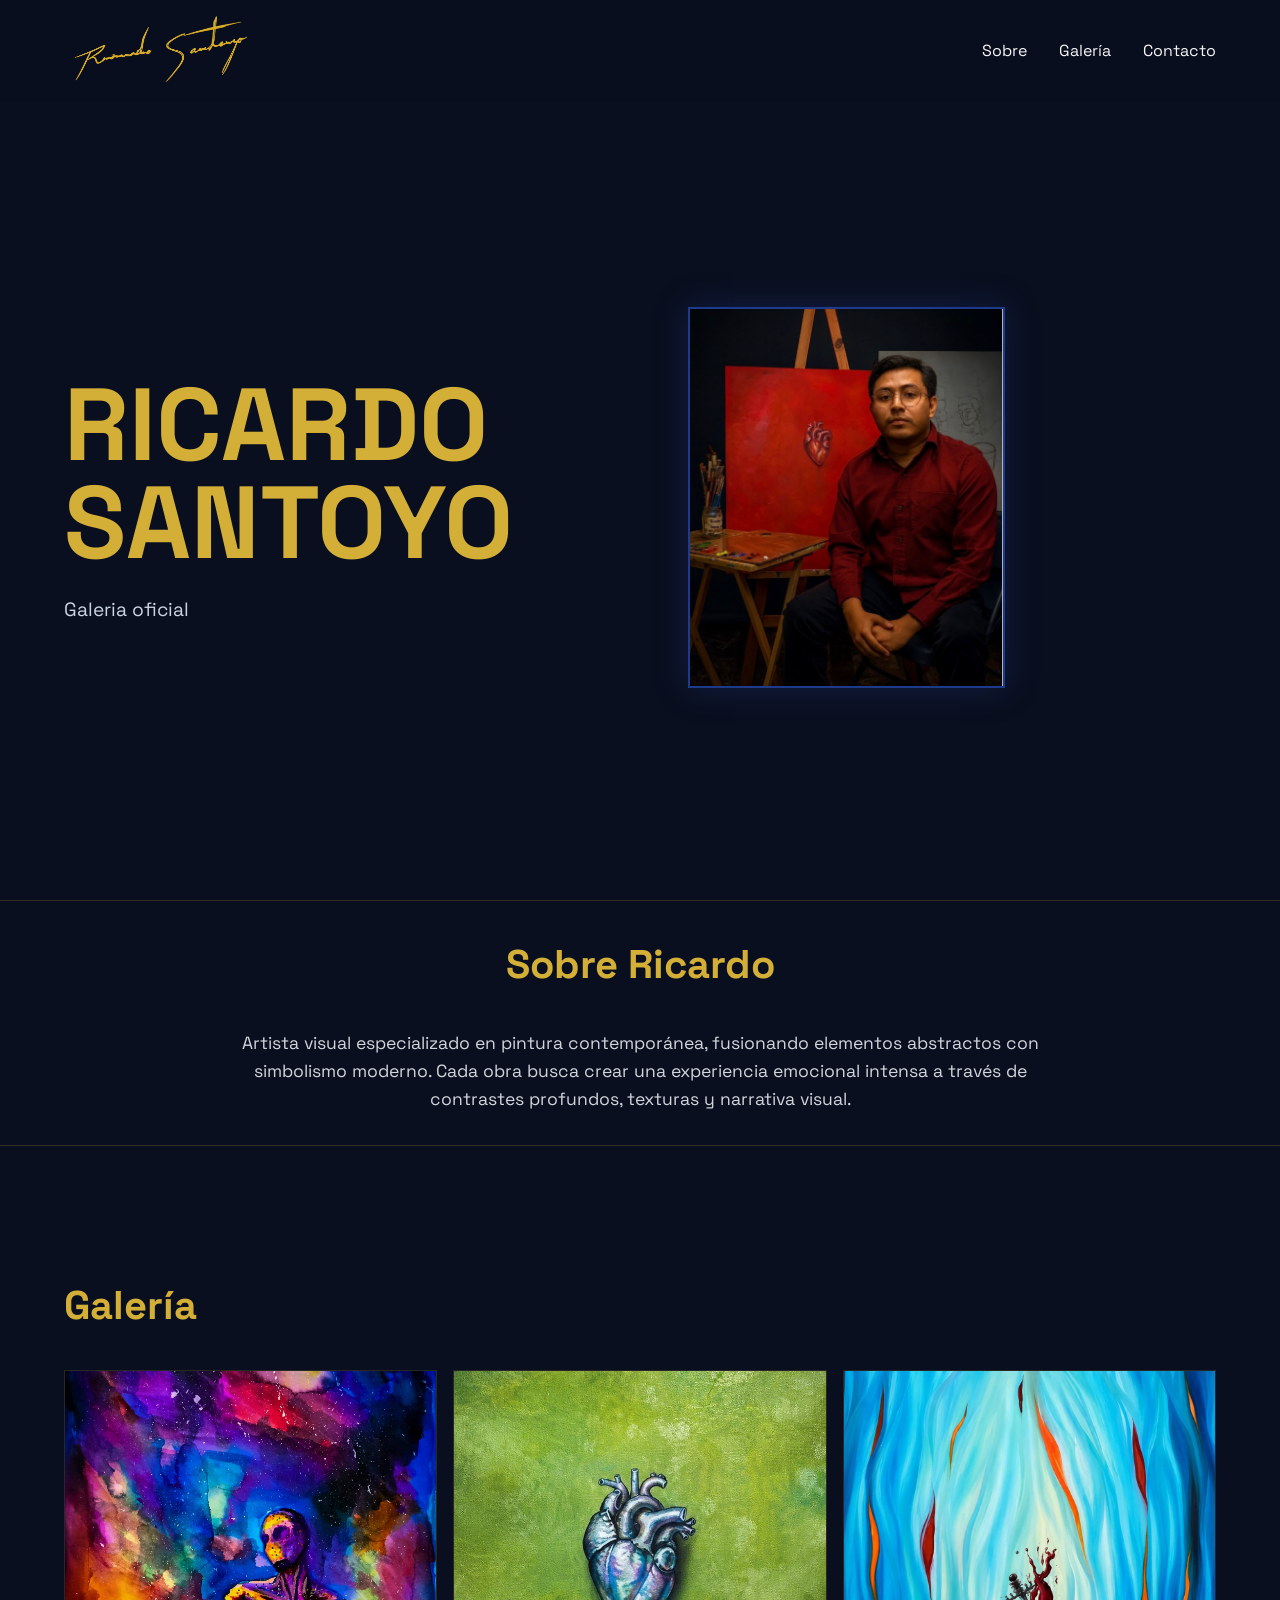
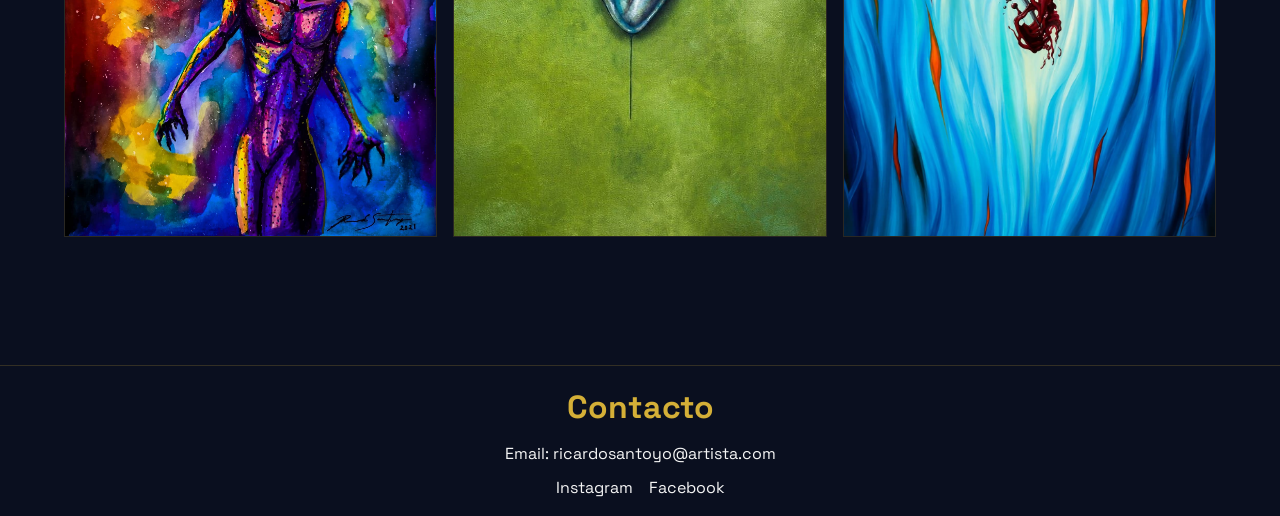
<file: index.html>
<!DOCTYPE html>
<html lang="es">
<head>
  <meta charset="UTF-8">
  <meta name="viewport" content="width=device-width, initial-scale=1.0">
  <title>Ricardo Santoyo | Artista </title>
  <link rel="preconnect" href="https://fonts.googleapis.com">
  <link rel="preconnect" href="https://fonts.gstatic.com" crossorigin>
  <link href="https://fonts.googleapis.com/css2?family=Space+Grotesk:wght@300;400;500;700&display=swap" rel="stylesheet">
  <link rel="stylesheet" href="style/styles.css">
</head>
<body>

  <!-- HERO -->
  <header class="hero">
    <nav class="navbar">
      <div class="logo">
        <img src="images/firma-2.png" alt="Logo del Artista">
      </div>
      
      <ul>
        <li><a href="#about">Sobre</a></li>
        <li><a href="#gallery">Galería</a></li>
        <li><a href="#contact">Contacto</a></li>
      </ul>
    </nav>

    <div class="hero-content">
      <div class="hero-text">
        <h1>Ricardo Santoyo</h1>
        <p>Galeria oficial</p>
      </div>
      <div class="hero-artwork">
        <img src="images/rich.wepb" alt="Obra destacada">
      </div>
    </div>
  </header>

  <!-- SOBRE EL ARTISTA -->
  <section id="about" class="about">
    <h2>Sobre Ricardo</h2>
    <p>
      Artista visual especializado en pintura contemporánea, fusionando elementos abstractos
      con simbolismo moderno. Cada obra busca crear una experiencia emocional intensa a través
      de contrastes profundos, texturas y narrativa visual.
    </p>
  </section>

  <!-- GALERÍA -->
  <section id="gallery" class="gallery">
    <h2>Galería</h2>
    <div class="gallery-grid">
      <img src="images/ser.jpg" alt="Pintura 1">
      <img src="images/corazon.jpg" alt="Pintura 2">
      <img src="images/daga.jpg" alt="Pintura 3">
    </div>
  </section>

  <!-- FOOTER -->
  <footer id="contact" class="footer">
    <h2>Contacto</h2>
    <p>Email: ricardosantoyo@artista.com</p>
    <div class="socials">
      <a href="#">Instagram</a>
      <a href="#">Facebook</a>
    </div>
  </footer>

  <script src="script/scripts.js"></script>
</body>
</html>
</file>
<file: style/styles.css>
:root {
  --dark: #0a0f1f;
  --blue: #1e3a8a;
  --gold: #d4af37;
  --light: #f5f5f5;
}

* {
  margin: 0;
  padding: 0;
  box-sizing: border-box;
}

html {
  scroll-behavior: smooth;
}

body {
  font-family: 'Space Grotesk', sans-serif;
  background-color: var(--dark);
  color: var(--light);
  line-height: 1.6;
}

/* NAVBAR */
.navbar {
  display: flex;
  justify-content: space-between;
  align-items: center;
  padding: 1rem 5%;
  position: sticky;
  top: 0;
  background: rgba(10, 15, 31, 0.85);
  backdrop-filter: blur(10px);
  z-index: 100;
}

.logo {
  display: flex;
  align-items: center;
}

.logo img {
  height: 70px; /* ajusta el tamaño */
  width: auto;
  max-width: 100%;
  object-fit: contain;
  display: block;
}

.navbar ul {
  display: flex;
  list-style: none;
  gap: 2rem;
}

.navbar a {
  text-decoration: none;
  color: var(--light);
  transition: color 0.3s ease;
}

.navbar a:hover {
  color: var(--gold);
}

/* HERO */
.hero {
  min-height: 100vh;
  display: flex;
  flex-direction: column;
}

.hero-content {
  display: grid;
  grid-template-columns: 1fr 1fr;
  align-items: center;
  padding: 4rem 5%;
  gap: 6rem;
  flex: 1;
}

.hero-text h1 {
  font-size: clamp(3rem, 8vw, 7rem);
  color: var(--gold);
  text-transform: uppercase;
  line-height: 0.95;
}

.hero-text p {
  margin-top: 1.5rem;
  font-size: 1.2rem;
  max-width: 500px;
  color: #cbd5e1;
}

.hero-artwork img {
  width: 60%;
  border: 2px solid var(--blue);
  box-shadow: 0 0 30px rgba(30, 58, 138, 0.35);
  transition: transform 0.4s ease;
}

.hero-artwork img:hover {
  transform: scale(1.02);
}

/* ABOUT */
.about {
  padding: 2rem 10%;
  text-align: center;
  border-top: 1px solid rgba(212, 175, 55, 0.2);
}

.about h2,
.gallery h2,
.footer h2 {
  font-size: 2.5rem;
  color: var(--gold);
  margin-bottom: 2rem;
}

.about p {
  max-width: 800px;
  margin: 0 auto;
  font-size: 1.1rem;
  color: #d1d5db;
}

/* GALLERY */
.gallery {
  padding: 8rem 5%;
  border-top: 1px solid rgba(212, 175, 55, 0.2);
}

.gallery-grid {
  display: grid;
  grid-template-columns: repeat(3, 1fr);
  gap: 1rem;
}

.gallery-grid img {
  width: 100%;
  aspect-ratio: 4 / 5;
  object-fit: cover;
  border: 1px solid rgba(212, 175, 55, 0.15);
  transition: transform 0.3s ease, border 0.3s ease;
}

.gallery-grid img:hover {
  transform: translateY(-5px);
  border: 1px solid var(--gold);
}

/* FOOTER */
.footer {
  padding: 1rem 3%;
  text-align: center;
  border-top: 1px solid rgba(212, 175, 55, 0.2);
}

.footer h2 {
  font-size: 2rem;
  color: var(--gold);
  margin-bottom: 0.5rem;
}

.footer p {
  margin-bottom: 0.3rem;
}

.socials {
  display: flex;
  justify-content: center;
  gap: 1rem;
  margin-top: 0.5rem;
}

.socials a {
  color: var(--light);
  text-decoration: none;
  transition: color 0.3s ease;
}

.socials a:hover {
  color: var(--gold);
}

/* RESPONSIVE */
@media (max-width: 1200px) {
  .gallery-grid {
    grid-template-columns: repeat(3, 1fr);
  }
}

@media (max-width: 900px) {
  .hero-content {
    grid-template-columns: 1fr;
    text-align: center;
  }

  .hero-text p {
    margin: 1.5rem auto 0;
  }

  .gallery-grid {
    grid-template-columns: repeat(2, 1fr);
  }
}

@media (max-width: 600px) {
  .navbar {
    flex-direction: column;
    gap: 1rem;
  }

  .gallery-grid {
    grid-template-columns: 1fr;
  }
}
</file>
